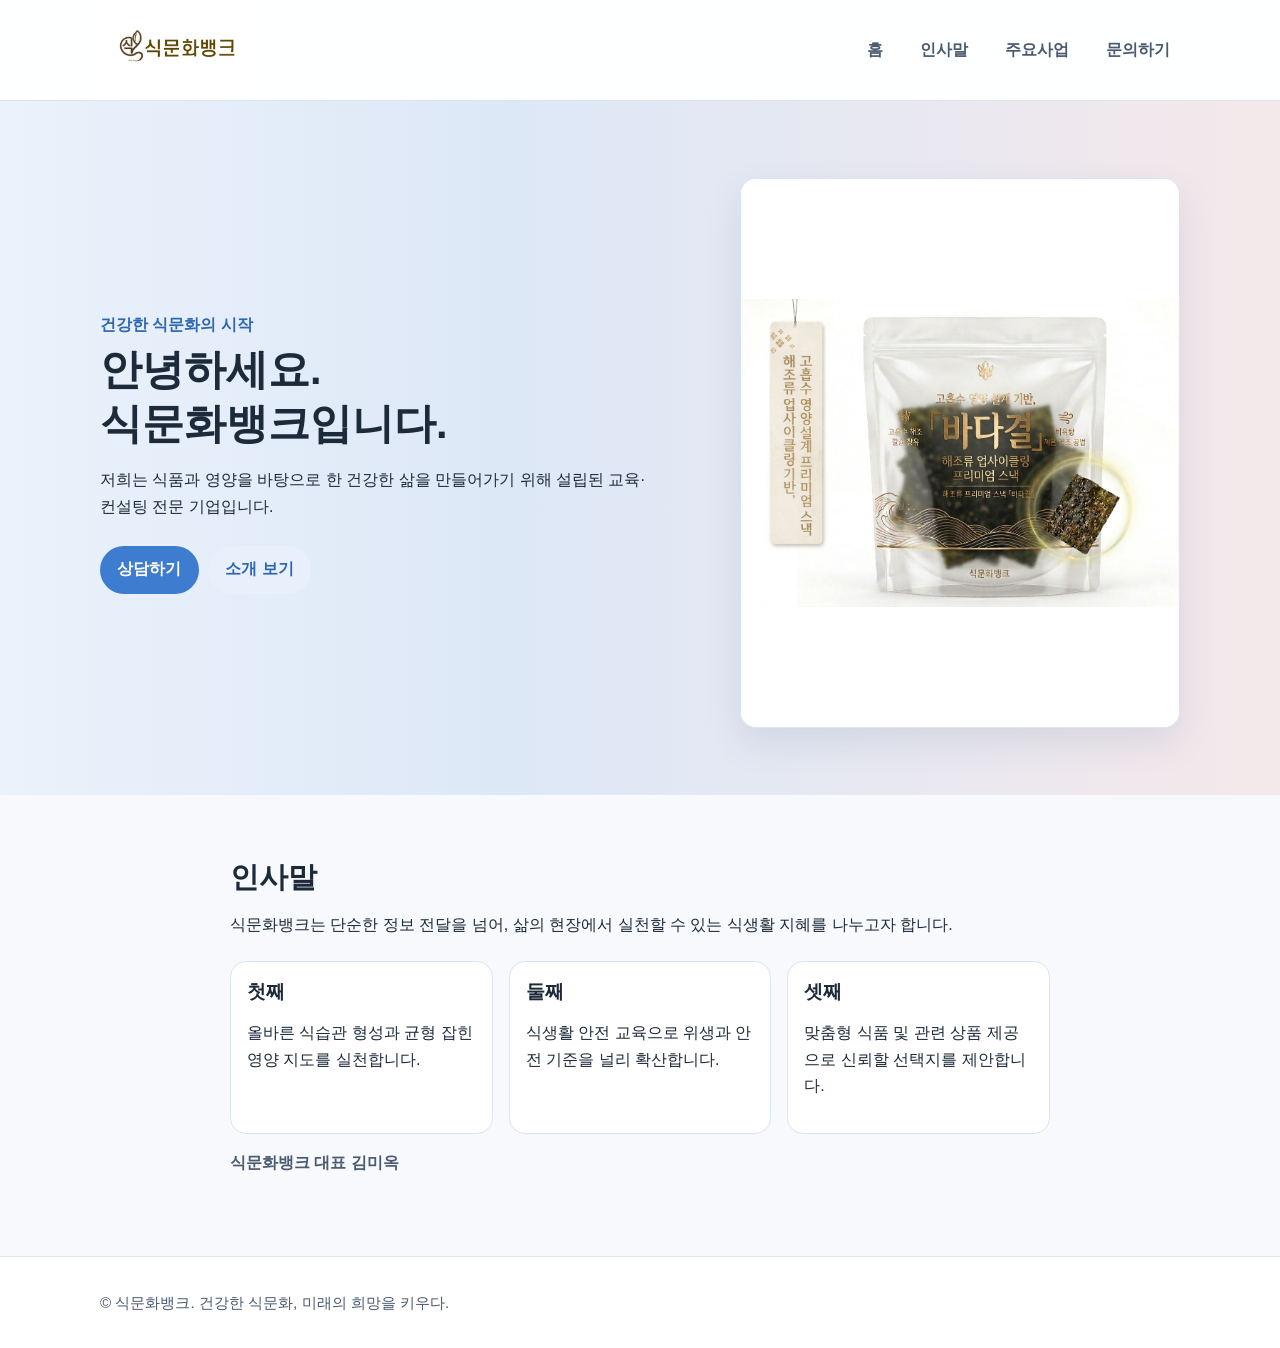
<file: index.html>
<!DOCTYPE html>
<html lang="ko">
  <head>
    <meta charset="UTF-8" />
    <meta name="viewport" content="width=device-width, initial-scale=1.0" />
    <title>식문화뱅크 | 홈</title>
    <meta
      name="description"
      content="식문화뱅크 인사말과 핵심 가치, 상담 신청 안내를 확인하세요."
    />
    <link rel="stylesheet" href="./styles.css" />
  </head>
  <body>
    <header class="site-header">
      <div class="container nav-wrap">
        <a class="logo" href="./index.html">
          <img src="./logo.png" alt="식문화뱅크" />
        </a>
        <button class="menu-toggle" type="button" aria-label="메뉴 열기">☰</button>
        <nav class="main-nav">
          <a href="./index.html">홈</a>
          <a href="./index.html#greeting">인사말</a>
          <a href="./services.html">주요사업</a>
          <a href="./contact.html">문의하기</a>
        </nav>
      </div>
    </header>

    <main>
      <section id="home" class="hero">
        <div class="container hero-inner">
          <div class="hero-copy">
            <p class="eyebrow">건강한 식문화의 시작</p>
            <h1>안녕하세요.<br />식문화뱅크입니다.</h1>
            <p>
              저희는 식품과 영양을 바탕으로 한 건강한 삶을 만들어가기 위해 설립된
              교육·컨설팅 전문 기업입니다.
            </p>
            <div class="cta-row">
              <a class="btn-primary" href="./contact.html">상담하기</a>
              <a class="btn-secondary" href="./about.html">소개 보기</a>
            </div>
          </div>
          <div class="hero-gallery" aria-label="대표 사진 슬라이드">
            <div class="hero-track hero-track--three">
              <figure class="hero-slide">
                <img
                  src="./slides/slide1.png"
                  alt="식문화뱅크 (사진 1.pptx)"
                />
              </figure>
              <figure class="hero-slide">
                <img
                  src="./slides/slide2.png"
                  alt="식문화뱅크 (사진 2.pdf)"
                />
              </figure>
              <figure class="hero-slide">
                <img
                  src="./slides/slide3.png"
                  alt="식문화뱅크 (사진 1.pdf)"
                />
              </figure>
            </div>
          </div>
        </div>
      </section>

      <section id="greeting" class="section">
        <div class="container narrow">
          <h2>인사말</h2>
          <p>
            식문화뱅크는 단순한 정보 전달을 넘어, 삶의 현장에서 실천할 수 있는
            식생활 지혜를 나누고자 합니다.
          </p>

          <div class="promise-grid">
            <article class="card">
              <h3>첫째</h3>
              <p>올바른 식습관 형성과 균형 잡힌 영양 지도를 실천합니다.</p>
            </article>
            <article class="card">
              <h3>둘째</h3>
              <p>식생활 안전 교육으로 위생과 안전 기준을 널리 확산합니다.</p>
            </article>
            <article class="card">
              <h3>셋째</h3>
              <p>맞춤형 식품 및 관련 상품 제공으로 신뢰할 선택지를 제안합니다.</p>
            </article>
          </div>

          <p class="signature">식문화뱅크 대표 김미옥</p>
        </div>
      </section>
    </main>

    <footer class="site-footer">
      <div class="container">
        <p>© 식문화뱅크. 건강한 식문화, 미래의 희망을 키우다.</p>
      </div>
    </footer>

    <script src="./script.js"></script>
  </body>
</html>
</file>
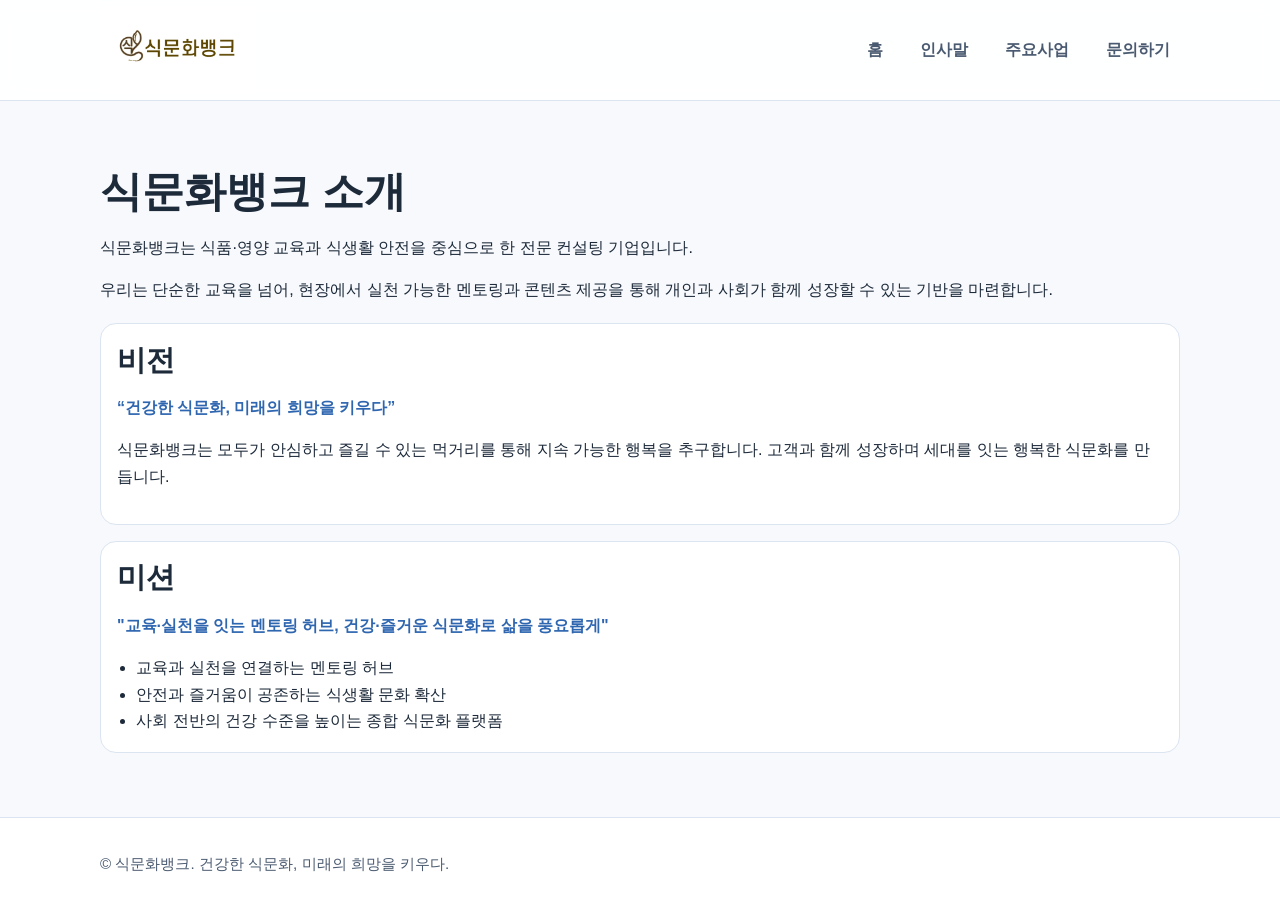
<file: about.html>
<!DOCTYPE html>
<html lang="ko">
  <head>
    <meta charset="UTF-8" />
    <meta name="viewport" content="width=device-width, initial-scale=1.0" />
    <title>식문화뱅크 | 소개</title>
    <meta
      name="description"
      content="식문화뱅크의 소개, 비전, 미션을 확인할 수 있습니다."
    />
    <link rel="stylesheet" href="./styles.css" />
  </head>
  <body>
    <header class="site-header">
      <div class="container nav-wrap">
        <a class="logo" href="./index.html">
          <img src="./logo.png" alt="식문화뱅크" />
        </a>
        <button class="menu-toggle" type="button" aria-label="메뉴 열기">☰</button>
        <nav class="main-nav">
          <a href="./index.html">홈</a>
          <a href="./index.html#greeting">인사말</a>
          <a href="./services.html">주요사업</a>
          <a href="./contact.html">문의하기</a>
        </nav>
      </div>
    </header>

    <main class="section">
      <div class="container">
        <h1>식문화뱅크 소개</h1>
        <p>
          식문화뱅크는 식품·영양 교육과 식생활 안전을 중심으로 한 전문 컨설팅
          기업입니다.
        </p>
        <p>
          우리는 단순한 교육을 넘어, 현장에서 실천 가능한 멘토링과 콘텐츠 제공을
          통해 개인과 사회가 함께 성장할 수 있는 기반을 마련합니다.
        </p>

        <div class="stack">
          <section class="card">
            <h2>비전</h2>
            <p class="quote">“건강한 식문화, 미래의 희망을 키우다”</p>
            <p>
              식문화뱅크는 모두가 안심하고 즐길 수 있는 먹거리를 통해 지속 가능한
              행복을 추구합니다. 고객과 함께 성장하며 세대를 잇는 행복한 식문화를
              만듭니다.
            </p>
          </section>

          <section class="card">
            <h2>미션</h2>
            <p class="quote">
              "교육·실천을 잇는 멘토링 허브, 건강·즐거운 식문화로 삶을 풍요롭게"
            </p>
            <ul>
              <li>교육과 실천을 연결하는 멘토링 허브</li>
              <li>안전과 즐거움이 공존하는 식생활 문화 확산</li>
              <li>사회 전반의 건강 수준을 높이는 종합 식문화 플랫폼</li>
            </ul>
          </section>
        </div>
      </div>
    </main>

    <footer class="site-footer">
      <div class="container">
        <p>© 식문화뱅크. 건강한 식문화, 미래의 희망을 키우다.</p>
      </div>
    </footer>

    <script src="./script.js"></script>
  </body>
</html>
</file>
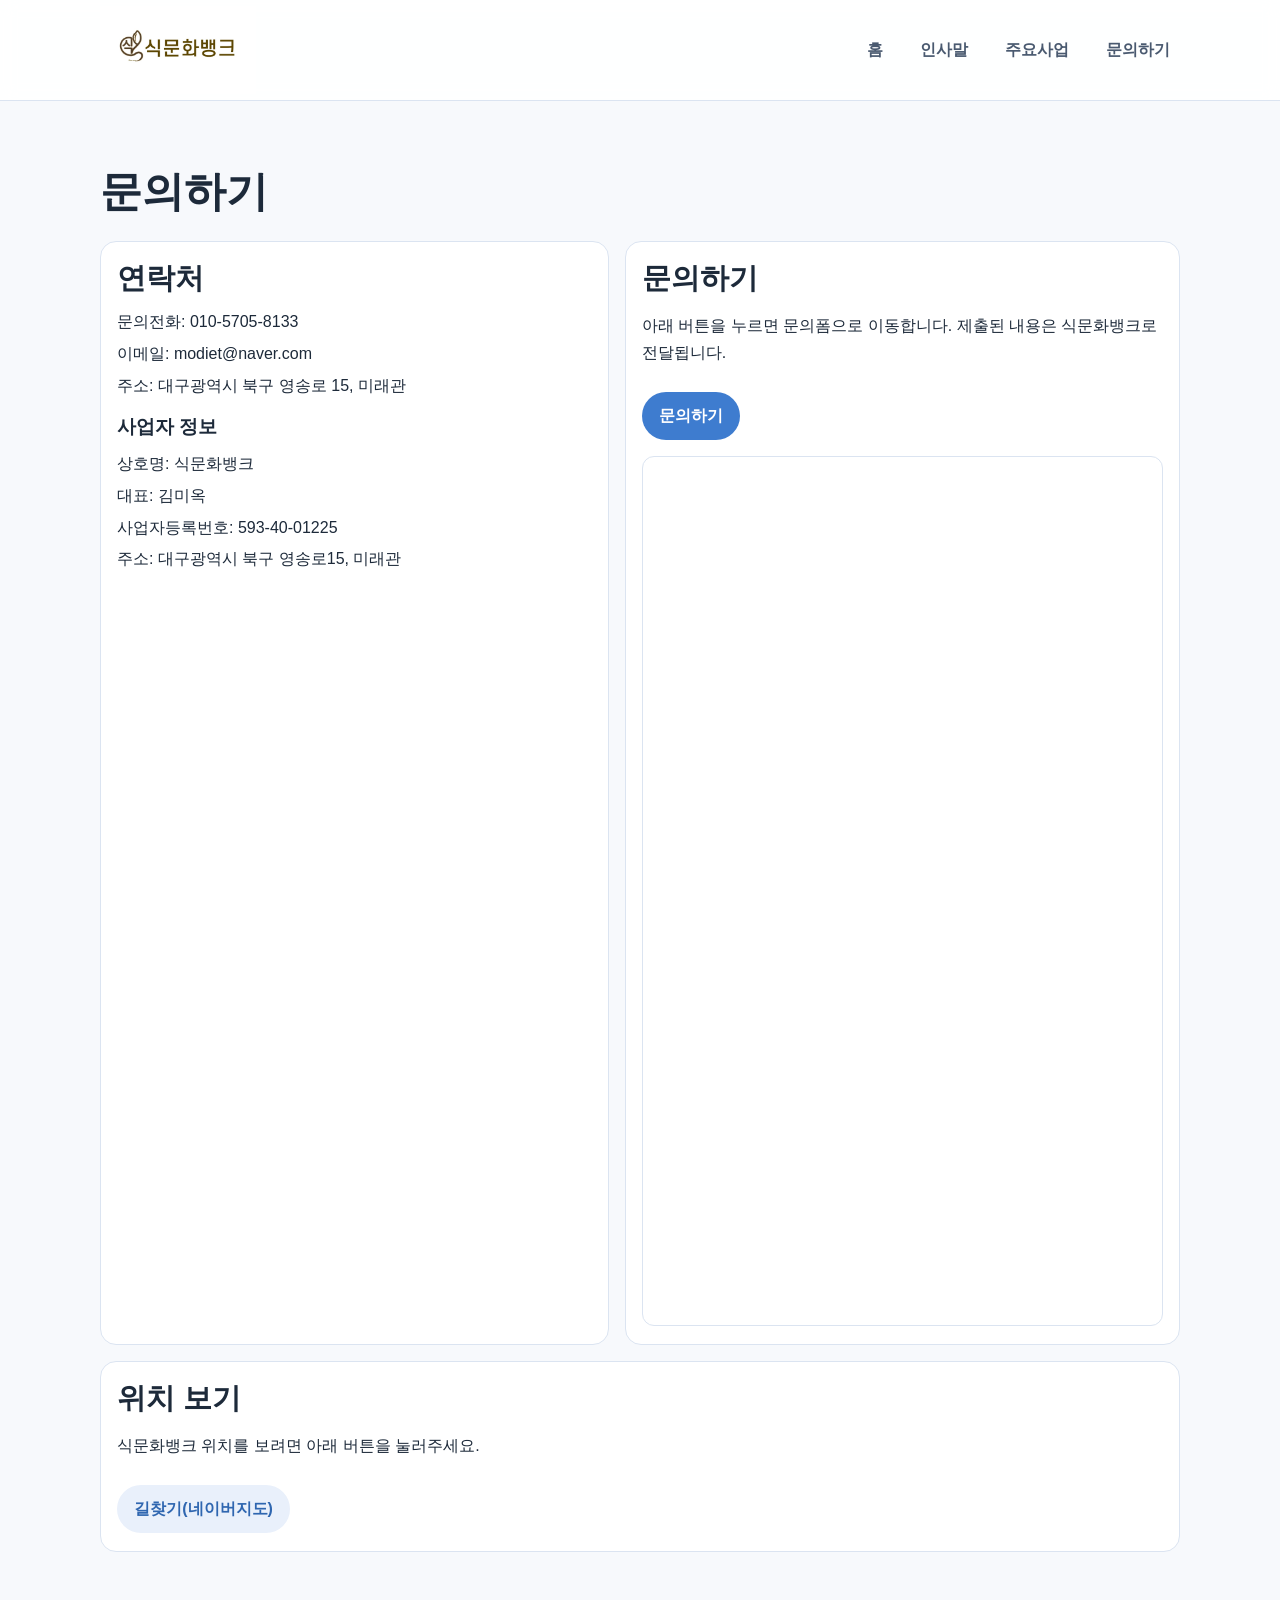
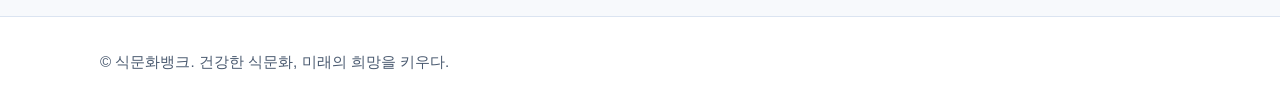
<file: contact.html>
<!DOCTYPE html>
<html lang="ko">
  <head>
    <meta charset="UTF-8" />
    <meta name="viewport" content="width=device-width, initial-scale=1.0" />
    <title>식문화뱅크 | 문의하기</title>
    <meta
      name="description"
      content="식문화뱅크 문의 페이지입니다. 전화, 이메일, 지도, 문의 링크를 확인할 수 있습니다."
    />
    <link rel="stylesheet" href="./styles.css" />
  </head>
  <body>
    <header class="site-header">
      <div class="container nav-wrap">
        <a class="logo" href="./index.html">
          <img src="./logo.png" alt="식문화뱅크" />
        </a>
        <button class="menu-toggle" type="button" aria-label="메뉴 열기">☰</button>
        <nav class="main-nav">
          <a href="./index.html">홈</a>
          <a href="./index.html#greeting">인사말</a>
          <a href="./services.html">주요사업</a>
          <a href="./contact.html">문의하기</a>
        </nav>
      </div>
    </header>

    <main class="section">
      <div class="container">
        <h1>문의하기</h1>

        <div class="contact-grid">
          <section class="card">
            <h2>연락처</h2>
            <ul class="clean-list">
              <li>
                문의전화:
                <a href="tel:01057058133">010-5705-8133</a>
              </li>
              <li>
                이메일:
                <a href="mailto:modiet@naver.com">modiet@naver.com</a>
              </li>
              <li>주소: 대구광역시 북구 영송로 15, 미래관</li>
            </ul>

            <h3>사업자 정보</h3>
            <ul class="clean-list">
              <li>상호명: 식문화뱅크</li>
              <li>대표: 김미옥</li>
              <li>사업자등록번호: 593-40-01225</li>
              <li>주소: 대구광역시 북구 영송로15, 미래관</li>
            </ul>
          </section>

          <section class="card">
            <h2>문의하기</h2>
            <p>
              아래 버튼을 누르면 문의폼으로 이동합니다. 제출된 내용은 식문화뱅크로
              전달됩니다.
            </p>
            <a
              class="btn-primary"
              href="https://docs.google.com/forms/d/e/1FAIpQLSdSZqZvF3PdicJ6RT24dfPpZqVjpax_QTpetWsTnYHpFrbEGQ/viewform?usp=publish-editor"
              target="_blank"
              rel="noopener noreferrer"
              >문의하기</a
            >

            <div class="form-embed-wrap">
              <iframe
                title="식문화뱅크 문의폼"
                src="https://docs.google.com/forms/d/e/1FAIpQLSdSZqZvF3PdicJ6RT24dfPpZqVjpax_QTpetWsTnYHpFrbEGQ/viewform?embedded=true"
                width="100%"
                height="860"
                frameborder="0"
                marginheight="0"
                marginwidth="0"
                >로드 중…</iframe
              >
            </div>
          </section>
        </div>

        <section class="card map-card">
            <h2>위치 보기</h2>
          <p>
            식문화뱅크 위치를 보려면 아래 버튼을 눌러주세요.
          </p>
          <a
            class="btn-secondary"
            href="https://map.naver.com/p/search/%EB%8C%80%EA%B5%AC%EA%B4%91%EC%97%AD%EC%8B%9C%EB%B6%81%EA%B5%AC%EC%98%81%EC%86%A1%EB%A1%9C15%2528%ED%83%9C%EC%A0%84%EB%8F%99%2529/place/16350383?c=15.00,0,0,0,dh&placePath=%3Fbk_query%253D%2525EB%25258C%252580%2525EA%2525B5%2525AC%2525EA%2525B4%252591%2525EC%252597%2525AD%2525EC%25258B%25259C%2525EB%2525B6%252581%2525EA%2525B5%2525AC%2525EC%252598%252581%2525EC%252586%2525A1%2525EB%2525A1%25259C15(%2525ED%252583%25259C%2525EC%2525A0%252584%2525EB%25258F%252599)%2526entry%253Dbmp"
            target="_blank"
            rel="noopener noreferrer"
            >길찾기(네이버지도)</a
          >
        </section>
      </div>
    </main>

    <footer class="site-footer">
      <div class="container">
        <p>© 식문화뱅크. 건강한 식문화, 미래의 희망을 키우다.</p>
      </div>
    </footer>

    <script src="./script.js"></script>
  </body>
</html>
</file>
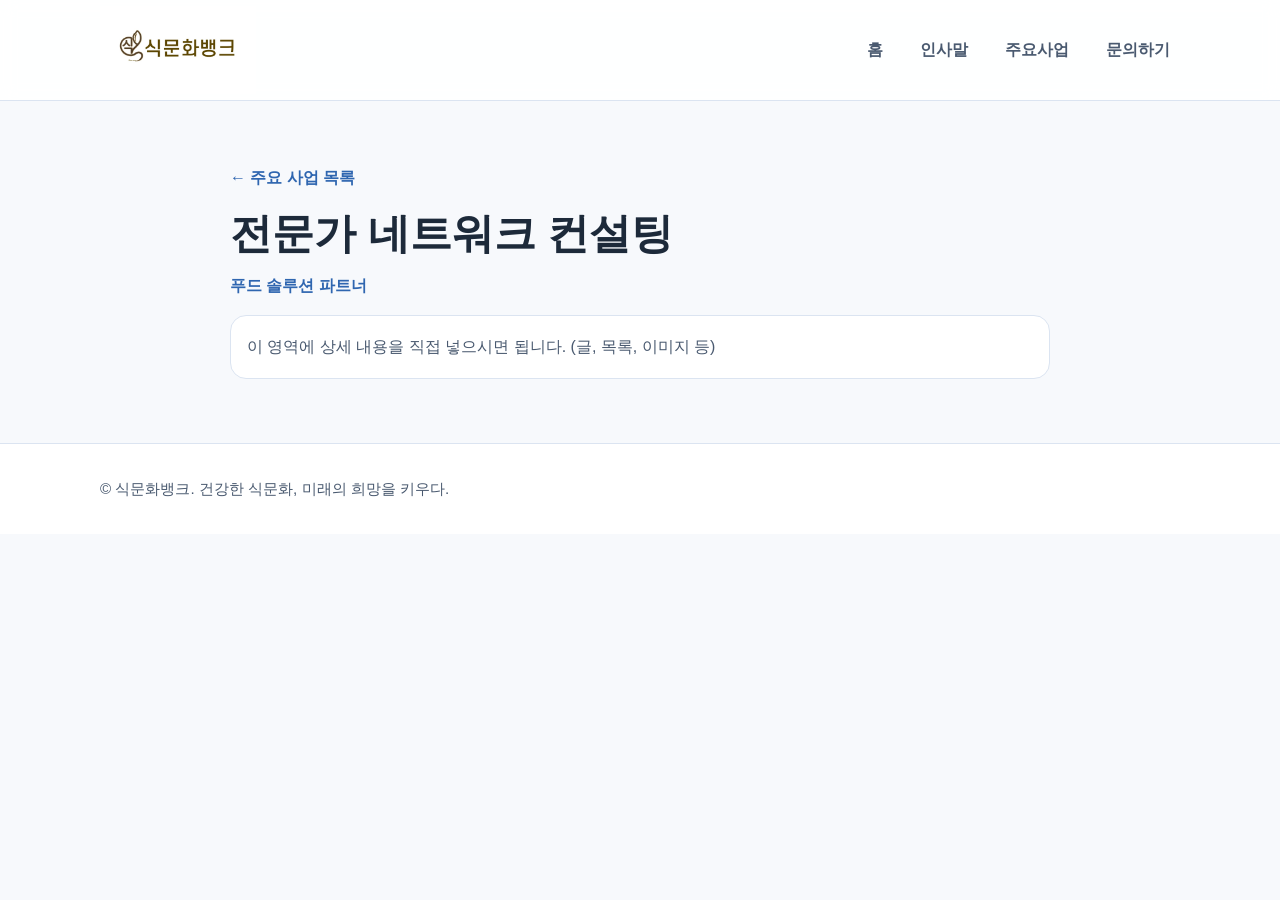
<file: service-consulting.html>
<!DOCTYPE html>
<html lang="ko">
  <head>
    <meta charset="UTF-8" />
    <meta name="viewport" content="width=device-width, initial-scale=1.0" />
    <title>식문화뱅크 | 전문가 네트워크 컨설팅</title>
    <meta name="description" content="전문가 네트워크 컨설팅 서비스 안내" />
    <link rel="stylesheet" href="./styles.css" />
  </head>
  <body>
    <header class="site-header">
      <div class="container nav-wrap">
        <a class="logo" href="./index.html">
          <img src="./logo.png" alt="식문화뱅크" />
        </a>
        <button class="menu-toggle" type="button" aria-label="메뉴 열기">☰</button>
        <nav class="main-nav">
          <a href="./index.html">홈</a>
          <a href="./index.html#greeting">인사말</a>
          <a href="./services.html">주요사업</a>
          <a href="./contact.html">문의하기</a>
        </nav>
      </div>
    </header>

    <main class="section">
      <div class="container narrow">
        <p class="back-link">
          <a href="./services.html">← 주요 사업 목록</a>
        </p>
        <h1>전문가 네트워크 컨설팅</h1>
        <p class="eyebrow">푸드 솔루션 파트너</p>

        <div class="editable-area card">
          <p class="placeholder-text">
            이 영역에 상세 내용을 직접 넣으시면 됩니다. (글, 목록, 이미지 등)
          </p>
        </div>
      </div>
    </main>

    <footer class="site-footer">
      <div class="container">
        <p>© 식문화뱅크. 건강한 식문화, 미래의 희망을 키우다.</p>
      </div>
    </footer>

    <script src="./script.js"></script>
  </body>
</html>
</file>
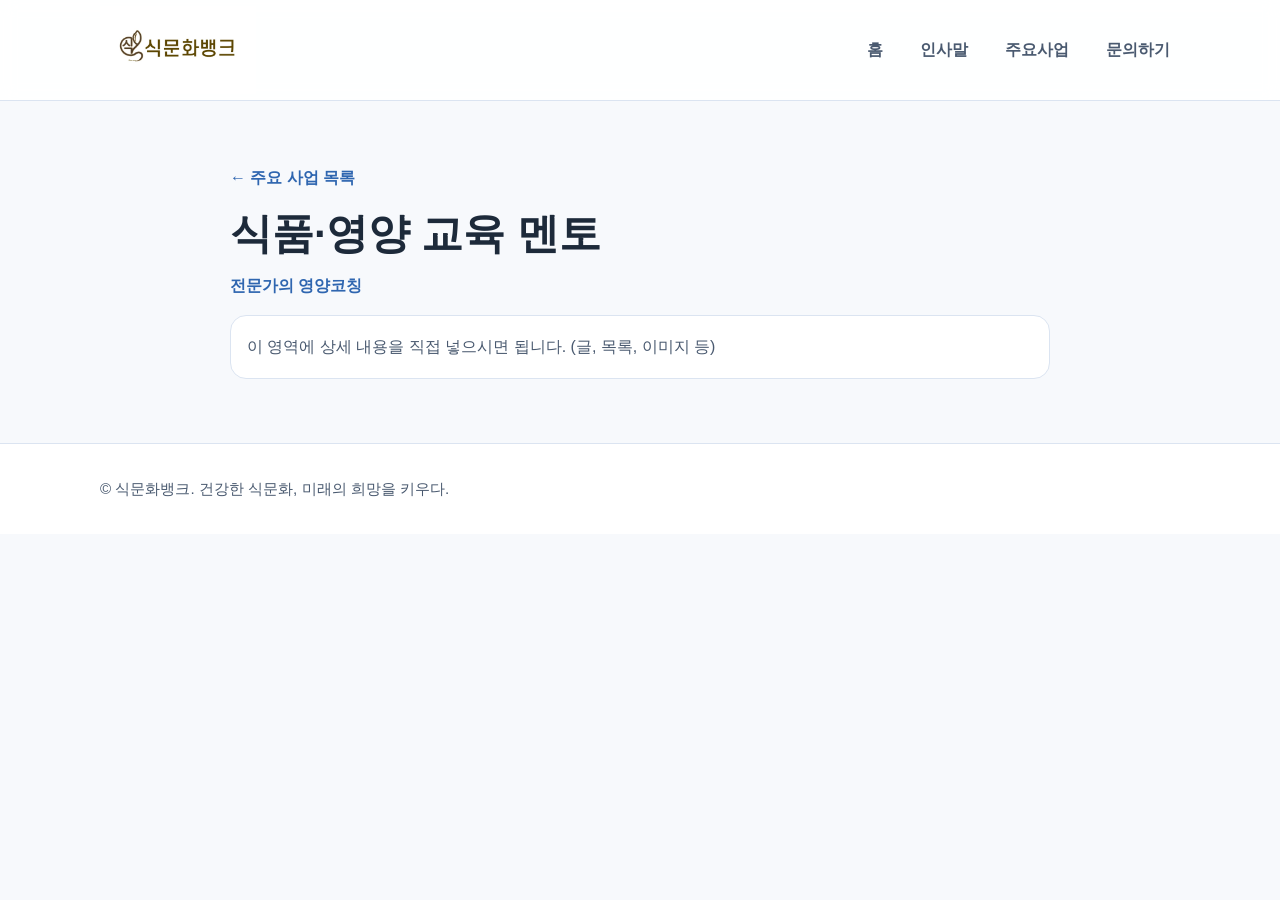
<file: service-nutrition.html>
<!DOCTYPE html>
<html lang="ko">
  <head>
    <meta charset="UTF-8" />
    <meta name="viewport" content="width=device-width, initial-scale=1.0" />
    <title>식문화뱅크 | 식품·영양 교육 멘토</title>
    <meta name="description" content="식품·영양 교육 멘토 서비스 안내" />
    <link rel="stylesheet" href="./styles.css" />
  </head>
  <body>
    <header class="site-header">
      <div class="container nav-wrap">
        <a class="logo" href="./index.html">
          <img src="./logo.png" alt="식문화뱅크" />
        </a>
        <button class="menu-toggle" type="button" aria-label="메뉴 열기">☰</button>
        <nav class="main-nav">
          <a href="./index.html">홈</a>
          <a href="./index.html#greeting">인사말</a>
          <a href="./services.html">주요사업</a>
          <a href="./contact.html">문의하기</a>
        </nav>
      </div>
    </header>

    <main class="section">
      <div class="container narrow">
        <p class="back-link">
          <a href="./services.html">← 주요 사업 목록</a>
        </p>
        <h1>식품·영양 교육 멘토</h1>
        <p class="eyebrow">전문가의 영양코칭</p>

        <div class="editable-area card">
          <p class="placeholder-text">
            이 영역에 상세 내용을 직접 넣으시면 됩니다. (글, 목록, 이미지 등)
          </p>
        </div>
      </div>
    </main>

    <footer class="site-footer">
      <div class="container">
        <p>© 식문화뱅크. 건강한 식문화, 미래의 희망을 키우다.</p>
      </div>
    </footer>

    <script src="./script.js"></script>
  </body>
</html>
</file>
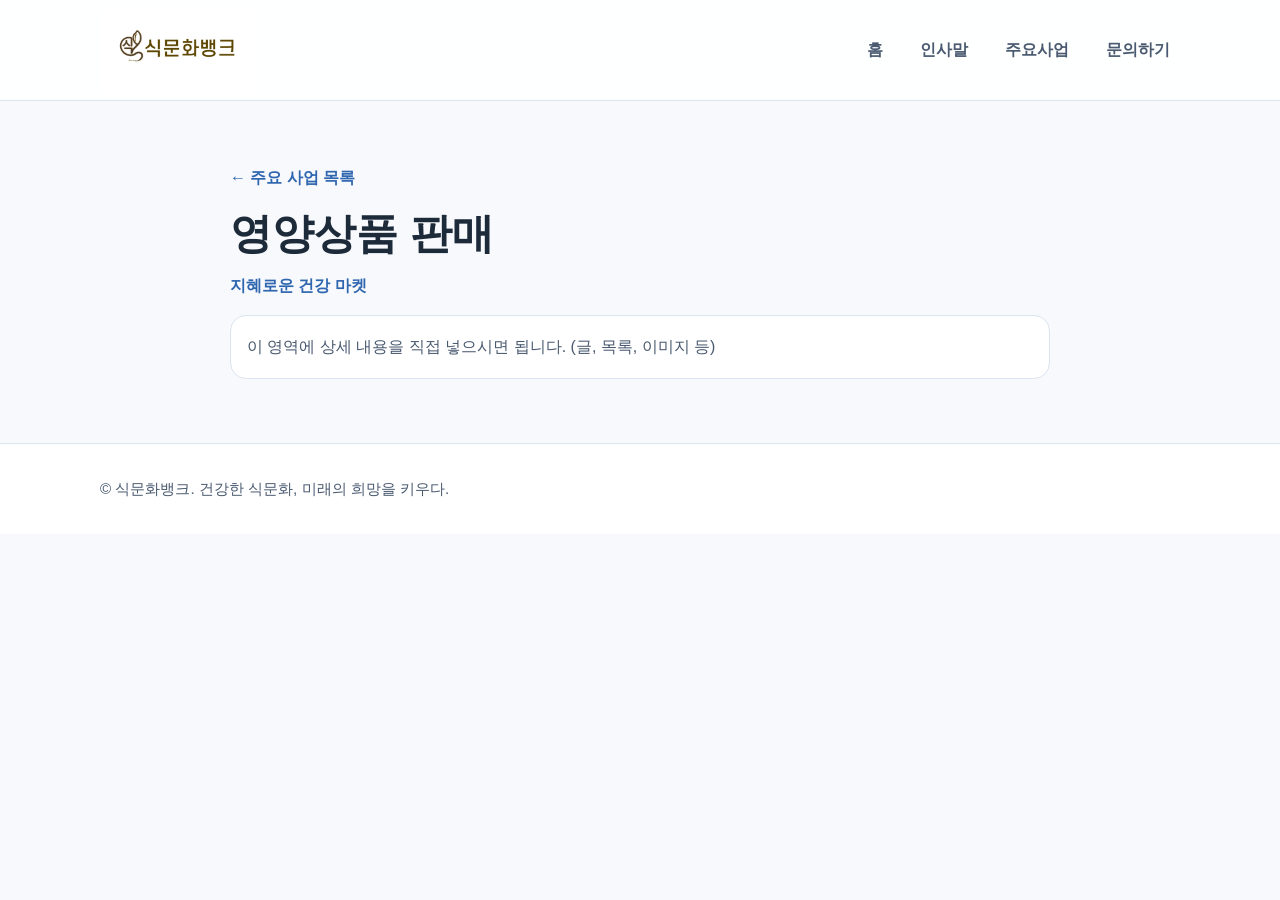
<file: service-products.html>
<!DOCTYPE html>
<html lang="ko">
  <head>
    <meta charset="UTF-8" />
    <meta name="viewport" content="width=device-width, initial-scale=1.0" />
    <title>식문화뱅크 | 영양상품 판매</title>
    <meta name="description" content="영양상품 판매 서비스 안내" />
    <link rel="stylesheet" href="./styles.css" />
  </head>
  <body>
    <header class="site-header">
      <div class="container nav-wrap">
        <a class="logo" href="./index.html">
          <img src="./logo.png" alt="식문화뱅크" />
        </a>
        <button class="menu-toggle" type="button" aria-label="메뉴 열기">☰</button>
        <nav class="main-nav">
          <a href="./index.html">홈</a>
          <a href="./index.html#greeting">인사말</a>
          <a href="./services.html">주요사업</a>
          <a href="./contact.html">문의하기</a>
        </nav>
      </div>
    </header>

    <main class="section">
      <div class="container narrow">
        <p class="back-link">
          <a href="./services.html">← 주요 사업 목록</a>
        </p>
        <h1>영양상품 판매</h1>
        <p class="eyebrow">지혜로운 건강 마켓</p>

        <div class="editable-area card">
          <p class="placeholder-text">
            이 영역에 상세 내용을 직접 넣으시면 됩니다. (글, 목록, 이미지 등)
          </p>
        </div>
      </div>
    </main>

    <footer class="site-footer">
      <div class="container">
        <p>© 식문화뱅크. 건강한 식문화, 미래의 희망을 키우다.</p>
      </div>
    </footer>

    <script src="./script.js"></script>
  </body>
</html>
</file>
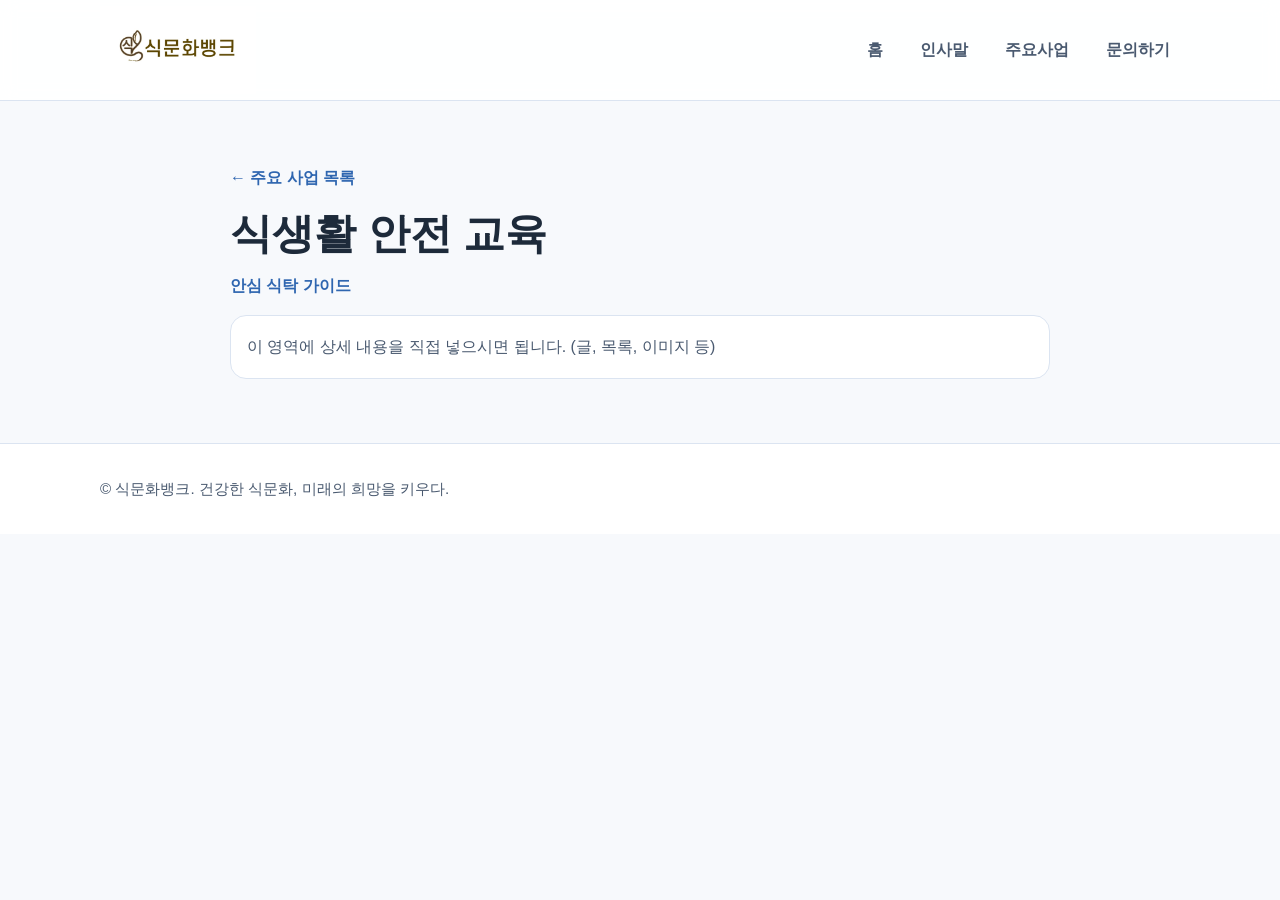
<file: service-safety.html>
<!DOCTYPE html>
<html lang="ko">
  <head>
    <meta charset="UTF-8" />
    <meta name="viewport" content="width=device-width, initial-scale=1.0" />
    <title>식문화뱅크 | 식생활 안전 교육</title>
    <meta name="description" content="식생활 안전 교육 서비스 안내" />
    <link rel="stylesheet" href="./styles.css" />
  </head>
  <body>
    <header class="site-header">
      <div class="container nav-wrap">
        <a class="logo" href="./index.html">
          <img src="./logo.png" alt="식문화뱅크" />
        </a>
        <button class="menu-toggle" type="button" aria-label="메뉴 열기">☰</button>
        <nav class="main-nav">
          <a href="./index.html">홈</a>
          <a href="./index.html#greeting">인사말</a>
          <a href="./services.html">주요사업</a>
          <a href="./contact.html">문의하기</a>
        </nav>
      </div>
    </header>

    <main class="section">
      <div class="container narrow">
        <p class="back-link">
          <a href="./services.html">← 주요 사업 목록</a>
        </p>
        <h1>식생활 안전 교육</h1>
        <p class="eyebrow">안심 식탁 가이드</p>

        <div class="editable-area card">
          <p class="placeholder-text">
            이 영역에 상세 내용을 직접 넣으시면 됩니다. (글, 목록, 이미지 등)
          </p>
        </div>
      </div>
    </main>

    <footer class="site-footer">
      <div class="container">
        <p>© 식문화뱅크. 건강한 식문화, 미래의 희망을 키우다.</p>
      </div>
    </footer>

    <script src="./script.js"></script>
  </body>
</html>
</file>
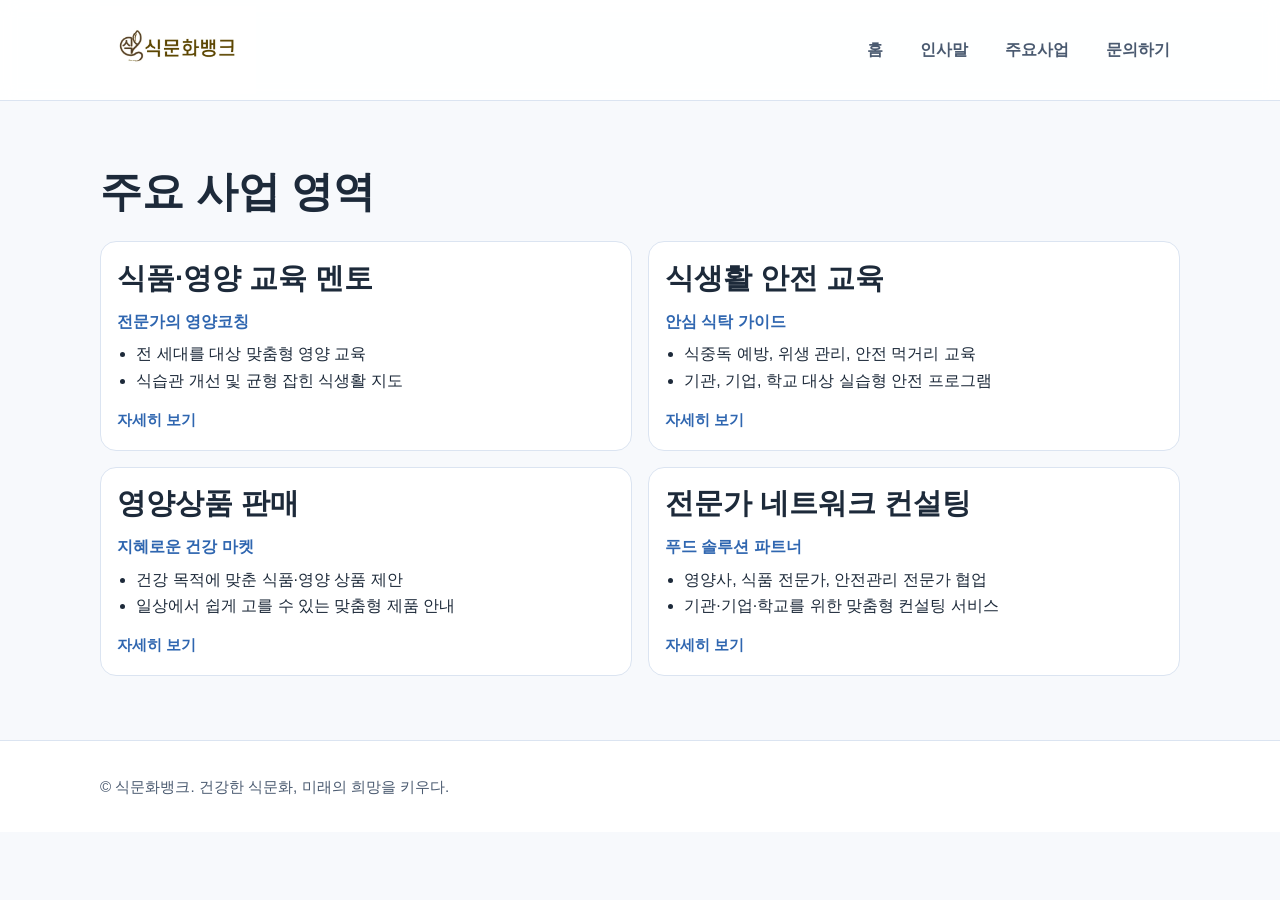
<file: services.html>
<!DOCTYPE html>
<html lang="ko">
  <head>
    <meta charset="UTF-8" />
    <meta name="viewport" content="width=device-width, initial-scale=1.0" />
    <title>식문화뱅크 | 주요사업</title>
    <meta
      name="description"
      content="식문화뱅크의 주요 사업 영역을 확인할 수 있습니다."
    />
    <link rel="stylesheet" href="./styles.css" />
  </head>
  <body>
    <header class="site-header">
      <div class="container nav-wrap">
        <a class="logo" href="./index.html">
          <img src="./logo.png" alt="식문화뱅크" />
        </a>
        <button class="menu-toggle" type="button" aria-label="메뉴 열기">☰</button>
        <nav class="main-nav">
          <a href="./index.html">홈</a>
          <a href="./index.html#greeting">인사말</a>
          <a href="./services.html">주요사업</a>
          <a href="./contact.html">문의하기</a>
        </nav>
      </div>
    </header>

    <main class="section">
      <div class="container">
        <h1>주요 사업 영역</h1>
        <div class="service-grid">
          <a class="service-card-link" href="./service-nutrition.html">
            <article class="card">
              <h2>식품·영양 교육 멘토</h2>
              <p class="eyebrow">전문가의 영양코칭</p>
              <ul>
                <li>전 세대를 대상 맞춤형 영양 교육</li>
                <li>식습관 개선 및 균형 잡힌 식생활 지도</li>
              </ul>
              <p class="card-more">자세히 보기</p>
            </article>
          </a>

          <a class="service-card-link" href="./service-safety.html">
            <article class="card">
              <h2>식생활 안전 교육</h2>
              <p class="eyebrow">안심 식탁 가이드</p>
              <ul>
                <li>식중독 예방, 위생 관리, 안전 먹거리 교육</li>
                <li>기관, 기업, 학교 대상 실습형 안전 프로그램</li>
              </ul>
              <p class="card-more">자세히 보기</p>
            </article>
          </a>

          <a class="service-card-link" href="./service-products.html">
            <article class="card">
              <h2>영양상품 판매</h2>
              <p class="eyebrow">지혜로운 건강 마켓</p>
              <ul>
                <li>건강 목적에 맞춘 식품·영양 상품 제안</li>
                <li>일상에서 쉽게 고를 수 있는 맞춤형 제품 안내</li>
              </ul>
              <p class="card-more">자세히 보기</p>
            </article>
          </a>

          <a class="service-card-link" href="./service-consulting.html">
            <article class="card">
              <h2>전문가 네트워크 컨설팅</h2>
              <p class="eyebrow">푸드 솔루션 파트너</p>
              <ul>
                <li>영양사, 식품 전문가, 안전관리 전문가 협업</li>
                <li>기관·기업·학교를 위한 맞춤형 컨설팅 서비스</li>
              </ul>
              <p class="card-more">자세히 보기</p>
            </article>
          </a>
        </div>
      </div>
    </main>

    <footer class="site-footer">
      <div class="container">
        <p>© 식문화뱅크. 건강한 식문화, 미래의 희망을 키우다.</p>
      </div>
    </footer>

    <script src="./script.js"></script>
  </body>
</html>
</file>
<file: styles.css>
:root {
  --bg: #f7f9fc;
  --text: #1d2a3a;
  --muted: #4a5a70;
  --primary: #3e7ccf;
  --primary-strong: #2f66b0;
  --card: #ffffff;
  --border: #dbe4f1;
}

* {
  box-sizing: border-box;
}

html {
  scroll-behavior: smooth;
}

body {
  margin: 0;
  font-family: "Pretendard", "Segoe UI", "Noto Sans KR", sans-serif;
  color: var(--text);
  background: var(--bg);
  line-height: 1.65;
}

a {
  color: inherit;
  text-decoration: none;
}

.container {
  width: min(1080px, 92%);
  margin: 0 auto;
}

.narrow {
  width: min(820px, 100%);
}

.site-header {
  position: sticky;
  top: 0;
  z-index: 20;
  background: rgba(255, 255, 255, 0.88);
  border-bottom: 1px solid var(--border);
  backdrop-filter: blur(8px);
}

.nav-wrap {
  display: flex;
  align-items: center;
  justify-content: space-between;
  gap: 1rem;
  min-height: 100px;
}

.logo {
  display: inline-flex;
  align-items: center;
  line-height: 0;
}

.logo:focus-visible {
  outline: 2px solid var(--primary);
  outline-offset: 4px;
  border-radius: 6px;
}

.logo img {
  height: 88px;
  width: auto;
  max-height: 100px;
  max-width: min(480px, 90vw);
  object-fit: contain;
  border: 0;
  outline: none;
  box-shadow: none;
  display: block;
}

.main-nav {
  display: flex;
  gap: 1rem;
}

.main-nav a {
  padding: 0.4rem 0.65rem;
  border-radius: 8px;
  font-weight: 600;
  color: var(--muted);
}

.main-nav a:hover,
.main-nav a:focus-visible {
  background: #edf3fb;
  color: var(--text);
}

.menu-toggle {
  display: none;
  border: 1px solid var(--border);
  background: #fff;
  border-radius: 10px;
  padding: 0.3rem 0.6rem;
  font-size: 1.2rem;
}

.hero {
  position: relative;
  padding: 4.8rem 0 4.2rem;
  background: linear-gradient(90deg, #eaf2fb 0%, #dde8f7 40%, #f4e8ea 100%);
  overflow: hidden;
}

.hero-inner {
  position: relative;
  z-index: 1;
  min-height: 540px;
  display: flex;
  align-items: center;
  justify-content: space-between;
  gap: 1.25rem;
}

.hero-copy {
  width: min(560px, 96%);
}

.hero-gallery {
  width: min(440px, 42vw);
  border: 1px solid var(--border);
  border-radius: 16px;
  overflow: hidden;
  background: rgba(255, 255, 255, 0.7);
  box-shadow: 0 14px 36px rgba(51, 83, 123, 0.12);
  aspect-ratio: 4 / 5;
}

.hero-track {
  display: flex;
  height: 100%;
  width: 400%;
  animation: heroSlide 16s infinite;
}

.hero-track--two {
  width: 200%;
  animation: heroSlideTwo 10s infinite;
}

.hero-track--three {
  width: 300%;
  animation: heroSlideThree 18s infinite;
}

.hero-slide {
  width: calc(100% / 4);
  margin: 0;
  flex-shrink: 0;
  height: 100%;
  min-height: 0;
}

.hero-track--two .hero-slide {
  width: 50%;
}

.hero-track--three .hero-slide {
  width: calc(100% / 3);
}

.hero-slide img {
  width: 100%;
  height: 100%;
  display: block;
  object-fit: contain;
  object-position: center;
  background: #fff;
}

.eyebrow {
  margin: 0 0 0.3rem;
  color: var(--primary-strong);
  font-weight: 700;
}

h1,
h2,
h3 {
  line-height: 1.3;
  margin: 0 0 0.7rem;
}

h1 {
  font-size: clamp(1.75rem, 4vw, 2.6rem);
}

h2 {
  font-size: clamp(1.28rem, 2.8vw, 1.8rem);
}

.section {
  padding: 4rem 0;
}

.promise-grid,
.service-grid,
.contact-grid {
  margin-top: 1.4rem;
  display: grid;
  gap: 1rem;
}

.promise-grid {
  grid-template-columns: repeat(3, minmax(0, 1fr));
}

.service-grid {
  grid-template-columns: repeat(2, minmax(0, 1fr));
}

.service-card-link {
  display: block;
  text-decoration: none;
  color: inherit;
  border-radius: 16px;
}

.service-card-link .card {
  height: 100%;
  transition:
    border-color 0.2s ease,
    box-shadow 0.2s ease,
    transform 0.2s ease;
}

.service-card-link:hover .card,
.service-card-link:focus-visible .card {
  border-color: var(--primary);
  box-shadow: 0 10px 28px rgba(62, 124, 207, 0.16);
  transform: translateY(-2px);
}

.service-card-link:focus-visible {
  outline: 2px solid var(--primary);
  outline-offset: 3px;
}

.card-more {
  margin: 0.85rem 0 0;
  font-size: 0.92rem;
  font-weight: 700;
  color: var(--primary-strong);
}

.back-link {
  margin: 0 0 1rem;
}

.back-link a {
  color: var(--primary-strong);
  font-weight: 600;
}

.back-link a:hover,
.back-link a:focus-visible {
  text-decoration: underline;
}

.editable-area {
  margin-top: 1rem;
}

.placeholder-text {
  margin: 0;
  color: var(--muted);
}

.contact-grid {
  grid-template-columns: 1.1fr 1.2fr;
}

.card {
  background: var(--card);
  border: 1px solid var(--border);
  border-radius: 16px;
  padding: 1.1rem 1rem;
}

.stack {
  margin-top: 1.2rem;
  display: grid;
  gap: 1rem;
}

.quote {
  color: var(--primary-strong);
  font-weight: 700;
}

ul {
  margin: 0.4rem 0 0;
  padding-left: 1.2rem;
}

.clean-list {
  list-style: none;
  padding: 0;
  margin: 0.2rem 0 1rem;
}

.clean-list li + li {
  margin-top: 0.35rem;
}

.btn-primary,
.btn-secondary {
  display: inline-block;
  margin-top: 0.6rem;
  border-radius: 999px;
  padding: 0.68rem 1.08rem;
  font-weight: 700;
}

.btn-primary {
  color: #fff;
  background: var(--primary);
}

.btn-primary:hover,
.btn-primary:focus-visible {
  background: var(--primary-strong);
}

.btn-secondary {
  color: var(--primary-strong);
  background: #e9f0fb;
}

.cta-row {
  display: flex;
  gap: 0.6rem;
  flex-wrap: wrap;
}

.form-embed-wrap {
  margin-top: 1rem;
  border: 1px solid var(--border);
  border-radius: 12px;
  overflow: hidden;
}

.map-card {
  margin-top: 1rem;
}

.signature {
  margin-top: 1rem;
  font-weight: 700;
  color: var(--muted);
}

.site-footer {
  border-top: 1px solid var(--border);
  background: #fff;
  padding: 1.1rem 0;
  color: var(--muted);
  font-size: 0.95rem;
}

@media (max-width: 900px) {
  .promise-grid {
    grid-template-columns: 1fr;
  }

  .service-grid {
    grid-template-columns: 1fr;
  }

  .contact-grid {
    grid-template-columns: 1fr;
  }

  .hero-inner {
    flex-direction: column;
    align-items: flex-start;
  }

  .hero-gallery {
    width: 100%;
    max-width: 520px;
  }
}

@media (max-width: 760px) {
  .menu-toggle {
    display: inline-block;
  }

  .main-nav {
    position: absolute;
    top: 98px;
    left: 4%;
    right: 4%;
    display: none;
    flex-direction: column;
    gap: 0.2rem;
    border: 1px solid var(--border);
    background: #fff;
    border-radius: 12px;
    padding: 0.6rem;
  }

  .main-nav.open {
    display: flex;
  }

  .hero {
    padding-top: 3.2rem;
  }

  .hero-inner {
    min-height: 440px;
  }
}

@keyframes heroSlide {
  0%,
  20% {
    transform: translateX(0);
  }
  25%,
  45% {
    transform: translateX(-25%);
  }
  50%,
  70% {
    transform: translateX(-50%);
  }
  75%,
  95% {
    transform: translateX(-75%);
  }
  100% {
    transform: translateX(0);
  }
}

@keyframes heroSlideTwo {
  0%,
  42% {
    transform: translateX(0);
  }
  50%,
  92% {
    transform: translateX(-50%);
  }
  100% {
    transform: translateX(0);
  }
}

@keyframes heroSlideThree {
  0%,
  26% {
    transform: translateX(0);
  }
  33%,
  59% {
    transform: translateX(-33.333333%);
  }
  66%,
  92% {
    transform: translateX(-66.666666%);
  }
  100% {
    transform: translateX(0);
  }
}
</file>
